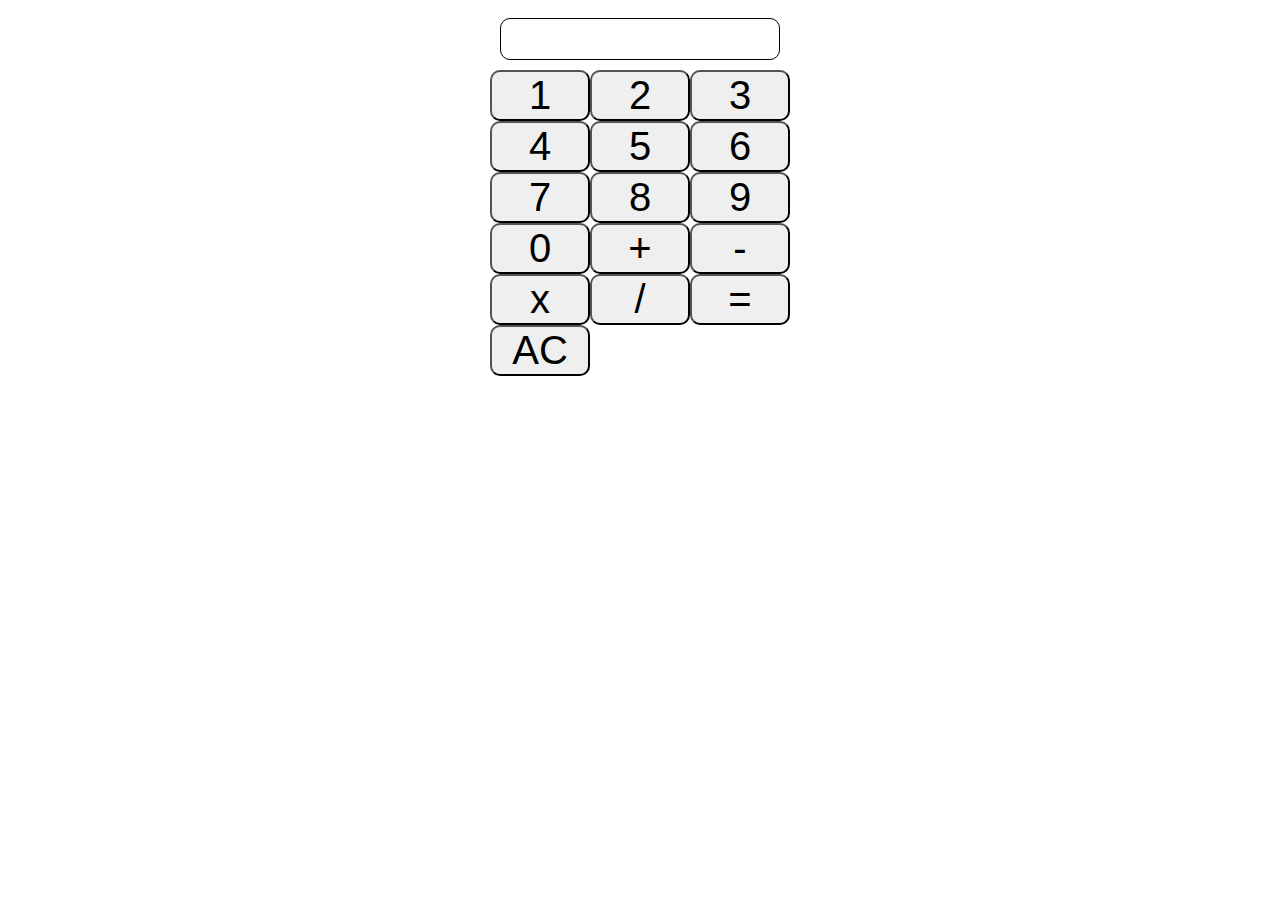
<file: calculator/index.html>
<!DOCTYPE html>
<html lang="en">
    <head>
        <meta charset="UTF-8">
        <title>Calculator</title>
        <script src="script.js" defer></script>
        <link rel="stylesheet" href="styles.css">
    </head>

    <body>
        
        
        <div id="container">
            <div id="screen"></div>
            <button id="btn1">1</button>
            <button id="btn2">2</button>
            <button id="btn3">3</button>
            <button id="btn4">4</button>
            <button id="btn5">5</button>
            <button id="btn6">6</button>
            <button id="btn7">7</button>
            <button id="btn8">8</button>
            <button id="btn9">9</button>
            <button id="btn0">0</button>
            <button id="btn+">+</button>
            <button id="btn-">-</button>
            <button id="btnx">x</button>
            <button id="btn/">/</button>
            <button id="btn=">=</button>
            <button id="clear">AC</button>
        </div>
        
    </body>
</html>
</file>
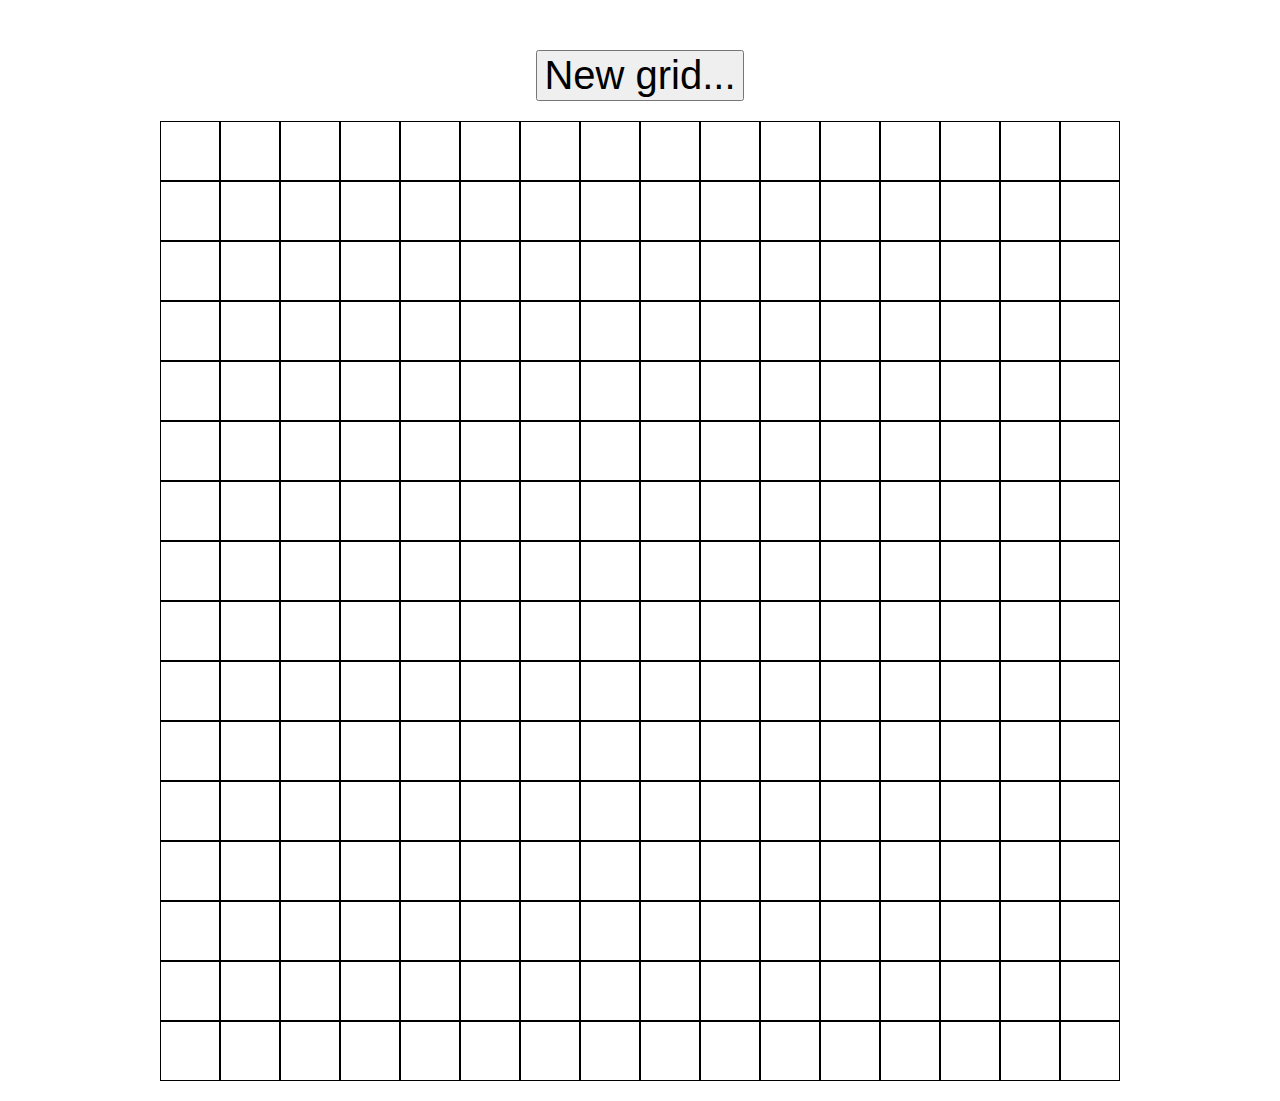
<file: Etch-a-Sketch/index.html>
<!DOCTYPE html>
<html lang="en">
    <head>
        <meta charset="UTF-8">
        <title>My First Webpage</title>
        <script src="script.js" defer></script>
        <link rel="stylesheet" href="styles.css">
    </head>

<body>
    <button id="cellNumberBtn">New grid...</button>
    <div id="grid"></div>
</body>

</html>
</file>
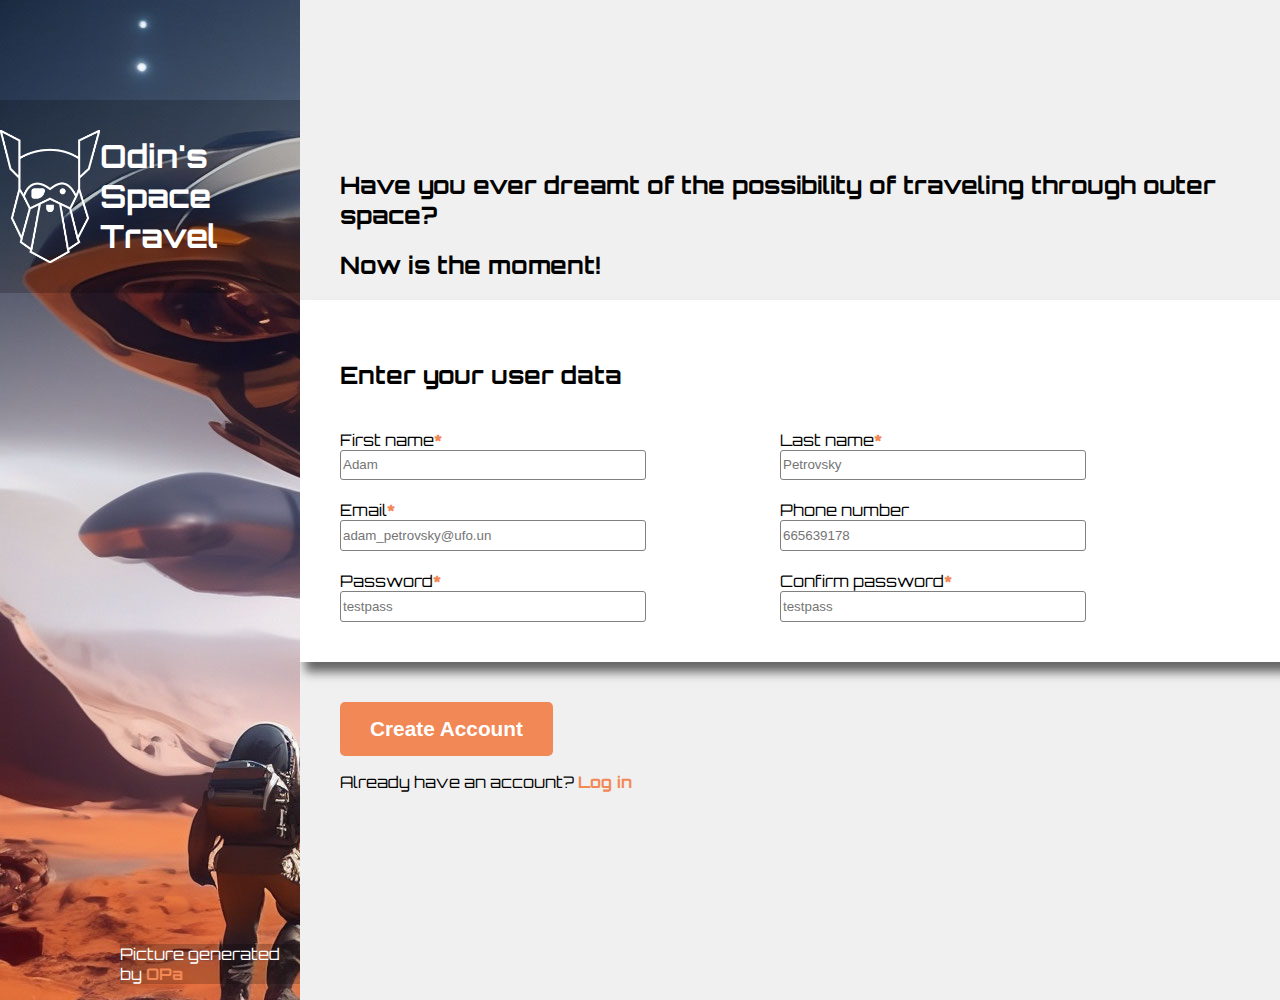
<file: form/index.html>
<!DOCTYPE html>
<html lang="en">
<head>
    <meta charset="UTF-8">
    <meta name="viewport" content="width=device-width, initial-scale=1.0">
    <link rel="stylesheet" href="styles.css">
    <link rel="preconnect" href="https://fonts.googleapis.com">
    <link rel="preconnect" href="https://fonts.gstatic.com" crossorigin>
    <link href="https://fonts.googleapis.com/css2?family=Orbitron:wght@400..900&display=swap" rel="stylesheet">
    <title>Document</title>
</head>
<body>
    <div class="background">
        <div class="title">
            <img class="logo" src="./images/odin-lined.png">
            <h1>Odin's Space Travel</h1>
            
        </div>
        <p id="copyright">Picture generated by <a href="https://shedevrum.ai/en/@opa/">OPa</a></p>
    </div>
    
    <div class="container">
        <h2>Have you ever dreamt of the possibility of traveling through outer space?</h2>
        <h2>Now is the moment!</h2>

        <form id="dataform" action="#" method="post">
            <div class="formContainer">
                <h2>Enter your user data</h2>
                <div>
                    <label for="name">First name<span class="required">*</span></label>
                    <input type="name" id="name" name="name" placeholder="Adam" pattern="[a-zA-Z]*" required>
                </div>
                <div>
                    <label for="lastname">Last name<span class="required">*</span></label>
                    <input type="name" id="lastname" name="lastName" placeholder="Petrovsky" required>
                </div>
                <div>
                    <label for="email">Email<span class="required">*</span></label>
                    <input type="email" id="email" name="email" placeholder="adam_petrovsky@ufo.un" required>
                </div>
                <div>
                    <label for="phone">Phone number</label>
                    <input type="tel" id="phone" name="phone" placeholder="665639178">
                </div>
                <div>
                    <label for="pass">Password<span class="required">*</span></label>
                    <input type="password" id="pass" name="password" placeholder="testpass" required>
                </div>
                <div>
                    <label for="passConf">Confirm password<span class="required">*</span></label>
                    <input type="password" id="passConf" name="passwordConf" placeholder="testpass" required>
                </div>
            </div>
        </form>

        <button type="submit" form="dataform">Create Account</button>
        <p>Already have an account? <span><a href="#">Log in</a></span></p>
    </div>
</body>
</html>
</file>
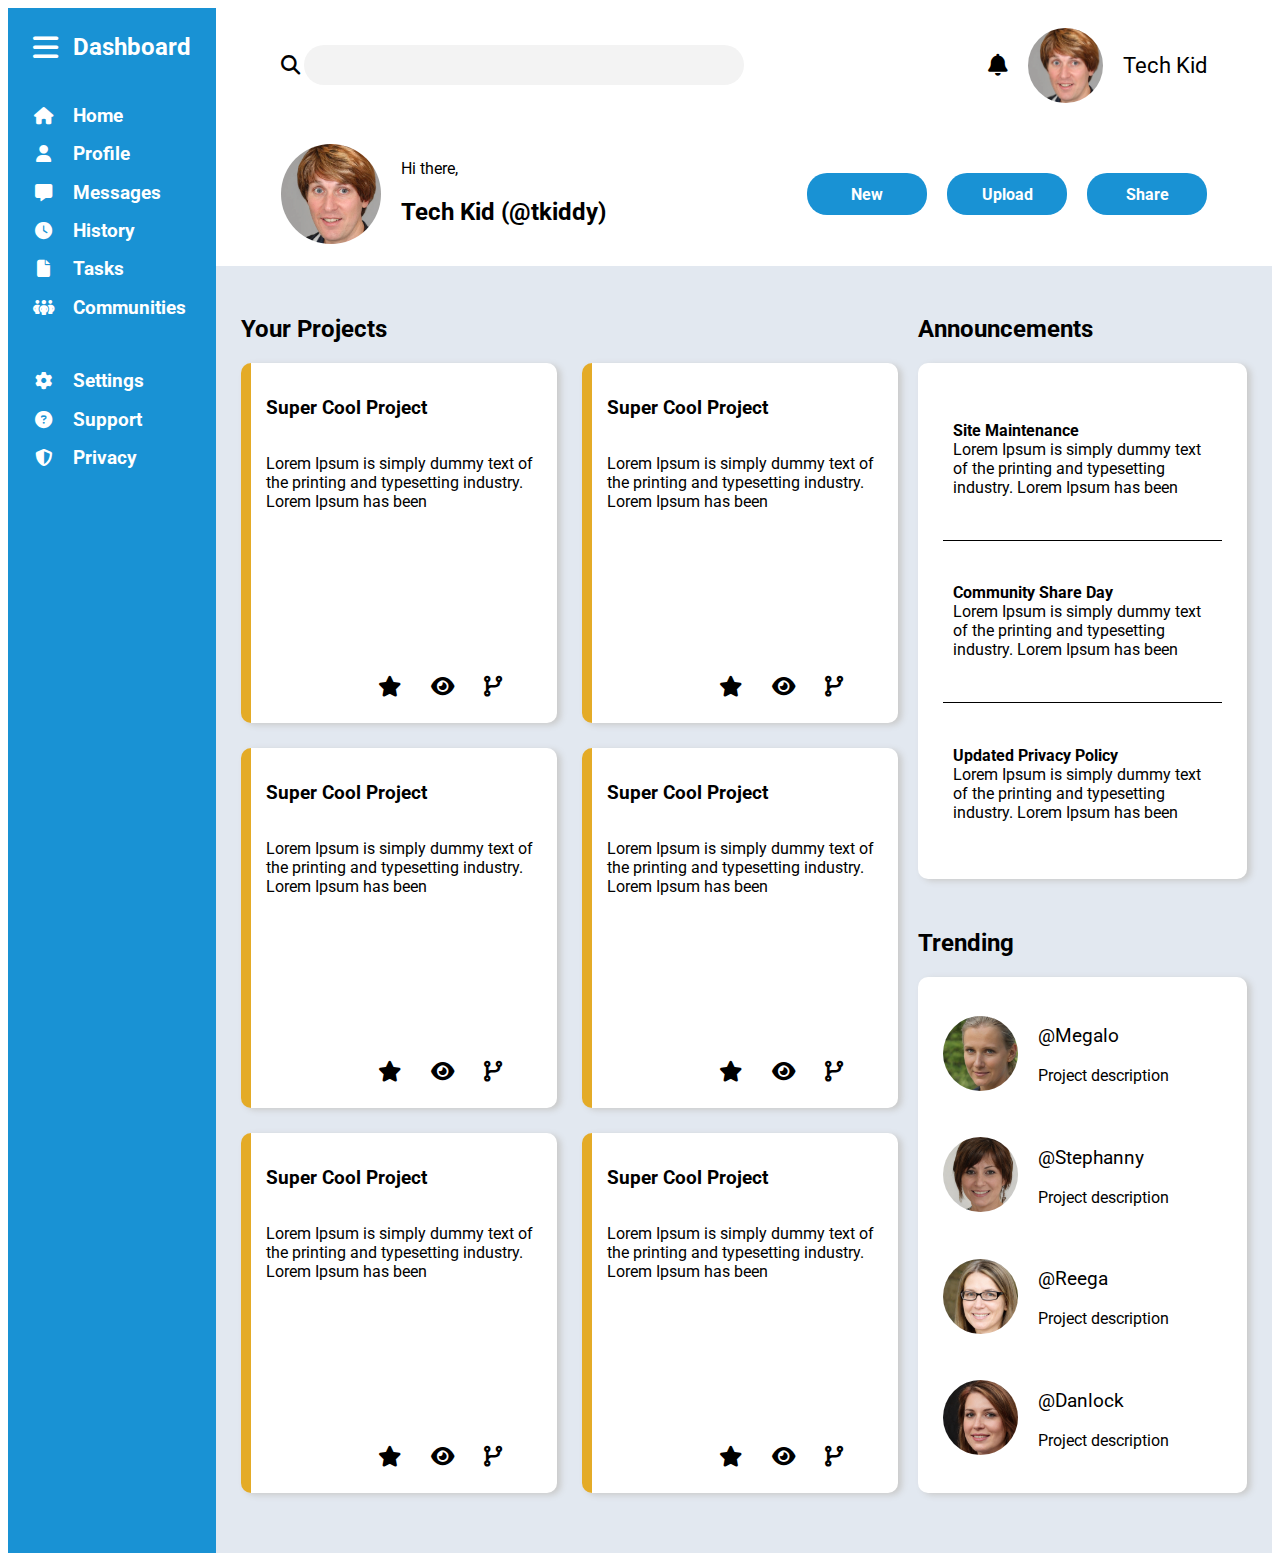
<file: grid/index.html>
<!DOCTYPE html>
<html lang="en">
<head>
    <meta charset="UTF-8">
    <meta name="viewport" content="width=device-width, initial-scale=1.0">
    <link rel='stylesheet' href='style.css'/>
    <link rel='stylesheet' href='font-awesome/all.min.css'/>
    <link rel='stylesheet' href='font-awesome/fontawesome.min.css'/>
    <link rel="preconnect" href="https://fonts.googleapis.com">
    <link rel="preconnect" href="https://fonts.gstatic.com" crossorigin>
    <link href="https://fonts.googleapis.com/css2?family=Roboto:ital,wght@0,100;0,300;0,400;0,500;0,700;0,900;1,100;1,300;1,400;1,500;1,700;1,900&display=swap" rel="stylesheet">
    <title>Grid Project</title>
</head>
<body>
    <div class="container">
        <div class="sidebar">
            <div class="logo">
                
                <h2><i class="fa-solid fa-bars symbol logo-symbol"></i>Dashboard</h2>
            </div>
            <nav>
                <ul>
                    <li><i class="fa-solid fa-house symbol"></i><span>Home</span></li>
                    <li><i class="fa-solid fa-user symbol"></i><span>Profile</span></li>
                    <li><i class="fa-solid fa-message symbol"></i><span>Messages</span></li>
                    <li><i class="fa-solid fa-clock symbol"></i><span>History</span></li>
                    <li><i class="fa-solid fa-file symbol"></i><span>Tasks</span></li>
                    <li><i class="fa-solid fa-people-group symbol"></i><span>Communities</span></li>
                </ul>
            </nav>
            <nav>
                <ul>
                    <li><i class="fa-solid fa-gear symbol"></i>Settings</li>
                    <li><i class="fa-solid fa-circle-question symbol"></i>Support</li>
                    <li><i class="fa-solid fa-shield-halved symbol"></i>Privacy</li>
                </ul>
            </nav>
        </div>

        <div class="top-section">
            <div>
                <div class="search-container">
                    <a href="#"><i class="fa-solid fa-magnifying-glass"></i></a>
                    <input type="search">
                </div>
                <div class="profile-container">
                    <i class="fa-solid fa-bell"></i>
                    <img class="profile-pic" src="images/profile-pic.png">
                    <p class="user-name">Tech Kid</p>
                </div>
            </div>
            <div>
                <div class="profile-header-container">
                    <img class="profile-pic-big" src="images/profile-pic.png">
                    <div>
                        <p class="desc">Hi there,</p>
                        <h2>Tech Kid (@tkiddy)</h2>
                    </div>
                    
                </div>
                <div class="buttons">
                    <button>New</button>
                    <button>Upload</button>
                    <button>Share</button>
                </div>
            </div>
        </div>

        <div class="content">
            <div class="projects-section section">
                <h2>Your Projects</h2>
                <div class="projects">
                    <div class="card">
                        <h3>Super Cool Project</h3>
                        <p>Lorem Ipsum is simply dummy text of the printing and typesetting industry. Lorem Ipsum has been</p>
                        <nav>
                            <ul>
                                <li><a href="#"><i class="fa-solid fa-star"></i></a></li>
                                <li><a href="#"><i class="fa-solid fa-eye"></i></a></li>
                                <li><a href="#"><i class="fa-solid fa-code-branch"></i></a></li>
                            </ul>
                        </nav>
                    </div>
                    <div class="card">
                        <h3>Super Cool Project</h3>
                        <p>Lorem Ipsum is simply dummy text of the printing and typesetting industry. Lorem Ipsum has been</p>
                        <nav>
                            <ul>
                                <li><a href="#"><i class="fa-solid fa-star"></i></a></li>
                                <li><a href="#"><i class="fa-solid fa-eye"></i></a></li>
                                <li><a href="#"><i class="fa-solid fa-code-branch"></i></a></li>
                            </ul>
                        </nav>
                    </div>
                    <div class="card">
                        <h3>Super Cool Project</h3>
                        <p>Lorem Ipsum is simply dummy text of the printing and typesetting industry. Lorem Ipsum has been</p>
                        <nav>
                            <ul>
                                <li><a href="#"><i class="fa-solid fa-star"></i></a></li>
                                <li><a href="#"><i class="fa-solid fa-eye"></i></a></li>
                                <li><a href="#"><i class="fa-solid fa-code-branch"></i></a></li>
                            </ul>
                        </nav>
                    </div>
                    <div class="card">
                        <h3>Super Cool Project</h3>
                        <p>Lorem Ipsum is simply dummy text of the printing and typesetting industry. Lorem Ipsum has been</p>
                        <nav>
                            <ul>
                                <li><a href="#"><i class="fa-solid fa-star"></i></a></li>
                                <li><a href="#"><i class="fa-solid fa-eye"></i></a></li>
                                <li><a href="#"><i class="fa-solid fa-code-branch"></i></a></li>
                            </ul>
                        </nav>
                    </div>
                    <div class="card">
                        <h3>Super Cool Project</h3>
                        <p>Lorem Ipsum is simply dummy text of the printing and typesetting industry. Lorem Ipsum has been</p>
                        <nav>
                            <ul>
                                <li><a href="#"><i class="fa-solid fa-star"></i></a></li>
                                <li><a href="#"><i class="fa-solid fa-eye"></i></a></li>
                                <li><a href="#"><i class="fa-solid fa-code-branch"></i></a></li>
                            </ul>
                        </nav>
                    </div>
                    <div class="card">
                        <h3>Super Cool Project</h3>
                        <p>Lorem Ipsum is simply dummy text of the printing and typesetting industry. Lorem Ipsum has been</p>
                        <nav>
                            <ul>
                                <li><a href="#"><i class="fa-solid fa-star"></i></a></li>
                                <li><a href="#"><i class="fa-solid fa-eye"></i></a></li>
                                <li><a href="#"><i class="fa-solid fa-code-branch"></i></a></li>
                            </ul>
                        </nav>
                    </div>
                </div>
            </div>
            <div class="announcements-section section">
                <h2>Announcements</h2>
                <div>
                    <div class="announcement">
                        <h4>Site Maintenance</h4>
                        <p>Lorem Ipsum is simply dummy text of the printing and typesetting industry. Lorem Ipsum has been</p>
                    </div>
                    <div class="announcement">
                        <h4>Community Share Day</h4>
                        <p>Lorem Ipsum is simply dummy text of the printing and typesetting industry. Lorem Ipsum has been</p>
                    </div>
                    <div class="announcement">
                        <h4>Updated Privacy Policy</h4>
                        <p>Lorem Ipsum is simply dummy text of the printing and typesetting industry. Lorem Ipsum has been</p>
                    </div>
                </div>
            </div>
            <div class="trending-section section">
                <h2>Trending</h2>
                <div>
                    <div class="user-account">
                        <img class="profile-pic" src="images/user-2.jpeg">
                        <div>
                            <p class="profile-nickname">@Megalo</p>
                            <p>Project description</p>
                        </div>
                    </div>
                    <div class="user-account">
                        <img class="profile-pic" src="images/user-3.jpeg">
                        <div>
                            <p class="profile-nickname">@Stephanny</p>
                            <p>Project description</p>
                        </div>
                    </div>
                    <div class="user-account">
                        <img class="profile-pic" src="images/user-4.jpeg">
                        <div>
                            <p class="profile-nickname">@Reega</p>
                            <p>Project description</p>
                        </div>
                    </div>
                    <div class="user-account">
                        <img class="profile-pic" src="images/user-5.jpeg">
                        <div>
                            <p class="profile-nickname">@Danlock</p>
                            <p>Project description</p>
                        </div>
                    </div>
                </div>
                
            </div>
        </div>
    </div>
</body>
</html>
</file>
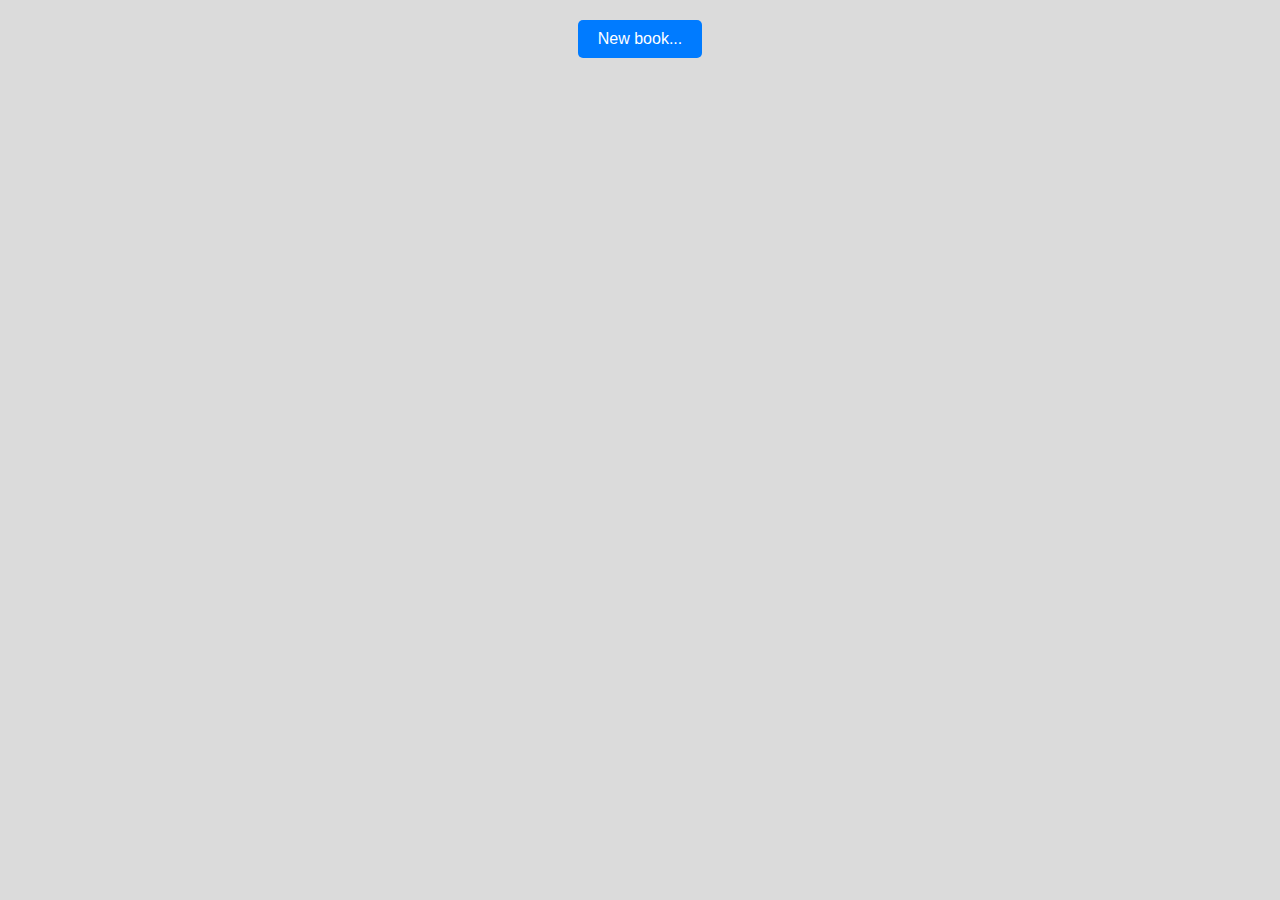
<file: project-library/index.html>
<!DOCTYPE html>
<html lang="en">
<head>
    <meta charset="UTF-8">
    <meta name="viewport" content="width=device-width, initial-scale=1.0">
    <link rel='stylesheet' href='style.css'/>
    <script src="script.js" defer></script>
    <title>Document</title>
</head>
<body>
    <button id="new-book">New book...</button>
    <dialog>
        <form id="book-form">
            <label for="title">Title</label>
            <input type="text" name="title" id="title" required></input>
            <label for="author">Author</label>
            <input type="text" name="author" id="author" required></input>
            <label for="pages">Pages</label>
            <input type="number" name="pages" id="pages" required></input>

            <label class="switch" for="read">
                <input type="checkbox" name="read" id="read">
                <span class="slider round"></span>
            </label>

            
        </form>

        <button id="submit-book" form="book-form" type="submit">Add Book</button>
    </dialog>
    
    
    

    <div class="container">

    </div>
</body>
</html>
</file>
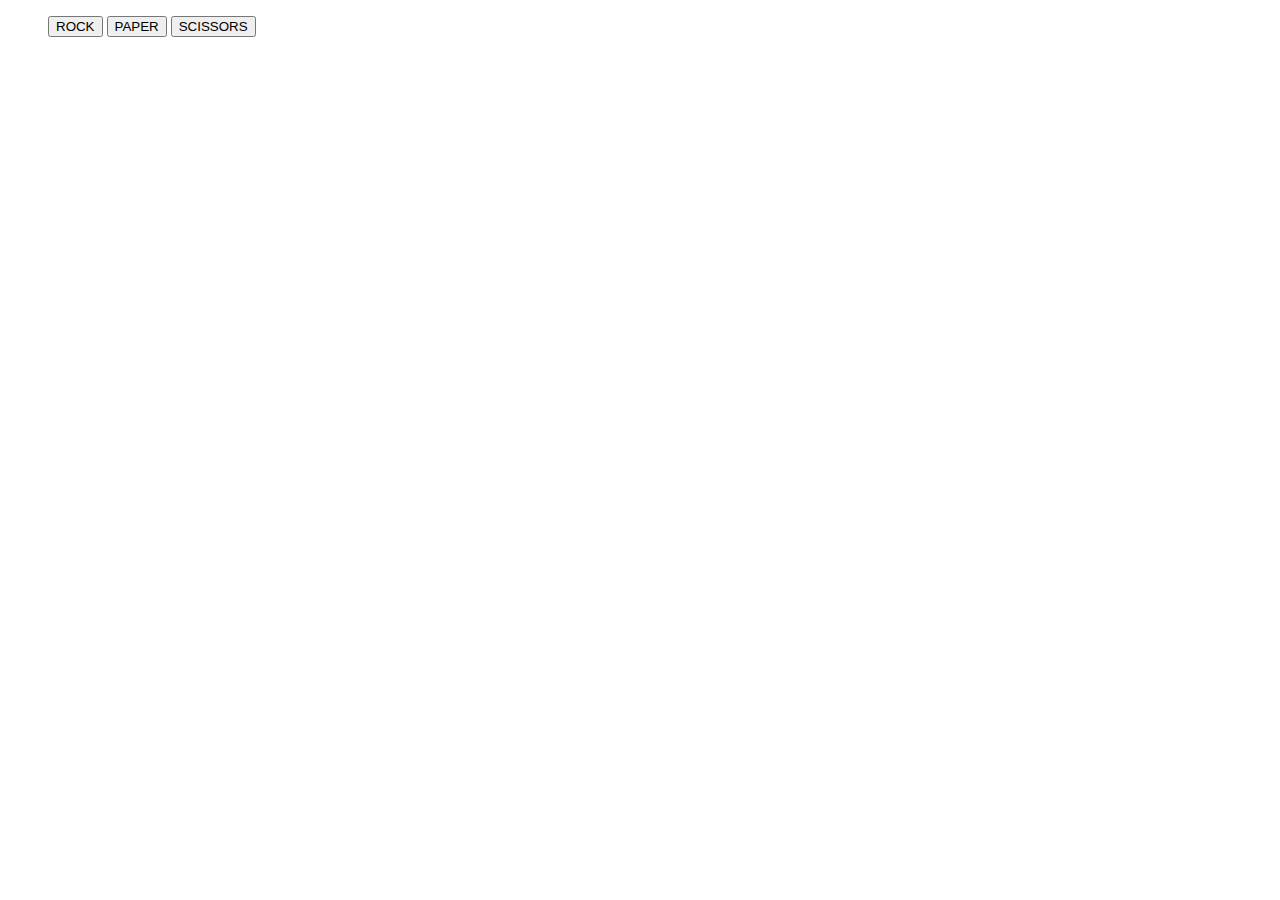
<file: rock-paper-scissors/index.html>
<!DOCTYPE html>
<html lang="en">
    <head>
        <meta charset="UTF-8">
        <title>My First Webpage</title>
        <script src="script.js" defer></script>
    </head>

    <body>
        <ul id="menu">
            <button id="rock">ROCK</button>
            <button id="paper">PAPER</button>
            <button id="scissors">SCISSORS</button>
        </ul>
        
        <div id="playerChoiceDiv"></div>

        <div id="computerChoiceDiv"></div>

        <div id="roundResultDiv"></div>
        
        <div id="totalResultDiv"></div>
    </body>
</html>
</file>
<file: calculator/styles.css>
button{
    font-size: 40px;
    width: calc(100% / 3);
    border-radius: 10px;
}

#container{
    width:300px;
    display: flex;
    flex-wrap: wrap;
    margin: auto;
}

#screen{
    width:300px;
    text-align: right;
    font-size: 40px;
    height: 40px;
    margin: 10px;
    border: solid 1px black;
    border-radius: 10px;
}
</file>
<file: Etch-a-Sketch/styles.css>
body{
    margin: auto;
}

#grid{
    display: flex;
    flex-wrap: wrap;
    width: 960px;
    margin: 20px auto;
}

#cellNumberBtn{
    display: block;
    margin: auto;
    margin-top: 50px;
    /* width: 40px; */
    font-size: 40px;
}
</file>
<file: form/styles.css>
body{
    font-family: "Orbitron", Arial, Helvetica, sans-serif;
    display: flex;
    justify-content: center;
    height: 1000px;
    background-color: rgb(240, 240, 240);
    box-sizing: border-box;
    margin: 0;
}

.background{
    background-image: url(./images/background.png);
    background-repeat: no-repeat;
    width: 40%;
    max-width: 1024px;
    position: relative;
}

.background p{
    position: absolute;
    bottom: 0;
    left: 40%;
}

.title > * {
    color: white;
}

.title{
    position: absolute;
    display: flex;
    justify-content: center;
    align-items: center;
    top: 10%;
    background-color: rgba(0,0,0,0.2);
    width: 100%;
    padding: 5% 0;
}

.logo{
    width: 100px;
    height: auto;
}

.container{
    width: auto;
    margin-top: 150px;
}

.container > h2, .container > p{
    padding: 0 0 0 40px;
}

button{
    margin: 40px 0 0 40px;
    border: none;
    border-radius: 5px;
    background-color: rgb(242, 136, 86);
    color: white;
    font-size: 1.3em;
    font-weight: bold;
    padding: 15px 30px;
}

form{
    background-color: white;
    box-shadow: 5px 10px 10px rgb(100, 100, 100);
    width: 100%;
    padding: 40px;
}

form input{
    height: 2em;
    width: 300px;
    border-radius: 3px;
}

.formContainer{
    width: 900px;
    display: flex;
    flex-wrap: wrap;
    column-gap: 40px;
    row-gap: 20px;
}

.formContainer h2{
    width: 100%;
}

.formContainer > div{
    display: flex;
    flex-direction: column;
    width: 400px;
}

a{
    font-style: normal;
    font-weight: bold;
    text-decoration: none;
    color: rgb(242, 136, 86);
}

#copyright{
    color: white;
    background-color: rgba(0,0,0,0.2);
}

.required{
    color: rgb(242, 136, 86);
    font-weight: bold;
}

input:invalid{
    border: 2px solid rgb(196, 42, 42);
}

input:valid{
    border: 2px solid rgb(122, 226, 122);
}

input:placeholder-shown{
    border: 1px solid grey;
}
</file>
<file: grid/style.css>
body{
    font-family: Roboto ,'Times New Roman', Times, serif;
}

.container{
    display: grid;
    grid-template-columns: 0.5fr 4fr;
    grid-template-rows: 1fr 5fr;
}

.sidebar{
    grid-row-start: 1;
    grid-row-end: 3;
    background-color: rgb(25, 146, 212);
    color: white;
    font-weight: bold;
    /* min-width: 200px;
    max-width: 250px; */
    padding: 25px;
}

.sidebar ul{
    font-size: 1.2em;
    padding: 0;
}

.sidebar h2{
    margin: 0;
}

.top-section{
    padding: 0 65px;
    box-shadow: 0px 6px 0px 0px rgb(221, 20, 20);
    display: flex;
    flex-direction: column;
    justify-content: space-between;
}

.top-section > div{
    display: flex;
    justify-content: space-between;
    align-items: center;
    padding: 20px 0;
}

.content{
    display: grid;
    grid-template-columns: 2fr 1fr;
    grid-template-rows: 1fr 1fr;
    padding: 0 25px 60px 25px;
    background-color: rgb(226, 232, 240);
    column-gap: 20px;
}

.section{
    display: flex;
    flex-direction: column;
    padding-top: 30px;
}

.projects{
    display: grid;
    grid-template-columns: 1fr 1fr;
    grid-template-rows: 1fr 1fr 1fr;
    gap: 25px;
    flex-grow: 1;
}

.projects-section{
    grid-row: 1 / 3;
    /* max-height: 100%; */
}

ul{
    /* display: flex;
    flex-direction: column;
    justify-content: space-evenly; */
    line-height: 2em;
}

ul li{
    list-style: none;
    word-spacing: 1.5em;
}

.symbol{
    width: 20px;
    font-size: 0.9em;
    text-align: center;
    margin-right: 20px;
}

.logo-symbol{
    font-size: 1.2em;
}

.logo h2{
    display: flex;
    align-items: center;
}

nav ul{
    margin-top: 35px;
}

input[type=search]{
    background-color: rgb(243, 243, 243);
    border-radius: 20px;
    border: 0px;
    width: 95%;
    height: 100%;
    padding: 0 15px;
    font-size: 1em;
}

.search-container{
    width: 50%;
    height: 40px;
    display: flex;
    align-items: center;
    justify-content: space-between;
    font-size: 1.2em;
}

.profile-container{
    display: flex;
    align-items: center;
    justify-content: end;
    gap: 20px;
    margin-left: 20px;
    font-size: 1.4em;
}


.profile-pic{
    border-radius: 50%;
    width: 75px;
}

.profile-header-container{
    display: flex;
    align-items: center;
    justify-content: start;
    width: 40%;
    min-width: 320px;
    /* text-align: right; */
}

.buttons{
    display: flex;
    align-items: center;
    justify-content: end;
    gap: 20px;
    /* width: 30%; */
    margin-left: 20px;
}

button{
    background-color: rgba(25, 146, 212);
    color: white;
    font-family: Roboto ,'Times New Roman', Times, serif;
    font-weight: bold;
    border: 0px;
    border-radius: 20px;
    min-width: 120px;
    height: 42px;
    font-size: 1em;
}



.announcement h4, .announcement p{
    margin: 0;
}

.announcement {
    padding: 20px 10px;
    flex-grow: 1;
    display: flex;
    flex-direction: column;
    justify-content: center;
}

.announcement:not(:first-of-type){
    border-top: solid 1px black;
}

.announcements-section > div, .trending-section > div, .card{
    background-color: white;
    border-radius: 10px;
    min-width: 200px;
    box-shadow: 4px 2px 6px rgb(202, 202, 202);
}

.announcements-section > div, .trending-section > div{
    padding: 15px 25px;
    flex-grow: 1;
    display: flex;
    flex-direction: column;
}

.card{
    border-left: solid 10px rgb(228, 171, 39);
    padding: 15px;
    display: flex;
    flex-direction: column;
}

.card nav{
    margin-top: auto;
    align-self: end;
    margin-right: 40px;
}

.card nav ul{
    display: flex;
    align-items: center;
    font-size: 1.3em;
    margin: 0;
    column-gap: 30px;
}

a{
    font-style: normal;
    text-decoration: none;
    color: black;
}

.profile-pic-big{
    margin-right: 20px;
    width: 100px;
    border-radius: 50%;
}

.user-account{
    display: flex;
    align-items: center;
    /* width: 40%; */
    /* min-width: 320px; */
    /* text-align: right; */
    flex-grow: 1;
}

.user-account .profile-pic{
    margin-right: 20px;
}

.profile-nickname{
    font-size: 1.2em;
}
</file>
<file: project-library/style.css>
/* body{
    text-align: center;
    margin: auto;
}

#new-book{
    margin-top:40px;
}

.container{
    margin: 20px 60px;
    display: grid;
    grid-template-columns: repeat(auto-fit, 200px);
}

.container > div{
    border: solid 2px black;
} */


/* General styling for the body */
body {
    font-family: Arial, sans-serif;
    text-align: center;
    margin: auto;
    padding: 0;
    background-color: #dbdbdb;
}

/* Style for the button that opens the book dialog */
button {
    padding: 10px 20px;
    margin: 20px;
    background-color: #007bff;
    color: white;
    border: none;
    cursor: pointer;
    border-radius: 5px;
    font-size: 16px;
    transition: background-color 0.3s ease;
}

button:hover {
    background-color: #0056b3;
}

/* Style for the form inside the dialog */
dialog {
    border: none;
    border-radius: 10px;
    padding: 20px;
    background-color: white;
    box-shadow: 0 4px 8px rgba(0, 0, 0, 0.2);
}

dialog form, .switch-container {
    display: flex;
    flex-direction: column;
    align-items: center;
    justify-content: center;
}

dialog label {
    margin-top: 10px;
    font-weight: bold;
}

dialog input[type="text"],
dialog input[type="number"] {
    padding: 5px;
    margin-top: 5px;
    border: 1px solid #ccc;
    border-radius: 4px;
    font-size: 14px;
}

/* Style for the checkbox */
dialog input[type="checkbox"] {
    margin-top: 10px;
}

/* Style for the book cards container */
.container {
    display: flex;
    flex-wrap: wrap;
    gap: 20px;
    margin: 20px;
}

/* Individual book card styling */
.container div {
    background-color: #fff;
    padding: 15px;
    border-radius: 8px;
    box-shadow: 0 2px 5px rgba(0, 0, 0, 0.1);
    width: 200px;
    display: flex;
    flex-direction: column;
    justify-content: space-between;
}

.container p {
    margin: 5px 0;
    font-size: 14px;
}

/* Style for the delete button inside the book card */
.container button {
    margin-top: 10px;
    padding: 5px;
    background-color: #ff4c4c;
    color: white;
    border: none;
    border-radius: 5px;
    font-size: 12px;
    cursor: pointer;
    transition: background-color 0.3s ease;
}

.container button:hover {
    background-color: #d42a2a;
}

/* CUSTOM SWITCH CHECKBOX */
/* The switch - the box around the slider */


/* .switch {
    position: relative;
    display: inline-block;
    width: 60px;
    height: 34px;
  }
  

  .switch input {
    opacity: 0;
    width: 0;
    height: 0;
  }
  

  .slider {
    position: absolute;
    cursor: pointer;
    top: 0;
    left: 0;
    right: 0;
    bottom: 0;
    background-color: #ccc;
    -webkit-transition: .4s;
    transition: .4s;
  }
  
  .slider:before {
    position: absolute;
    content: "";
    height: 26px;
    width: 26px;
    left: 4px;
    bottom: 4px;
    background-color: white;
    -webkit-transition: .4s;
    transition: .4s;
  }
  
  input:checked + .slider {
    background-color: #2196F3;
  }
  
  input:focus + .slider {
    box-shadow: 0 0 1px #2196F3;
  }
  
  input:checked + .slider:before {
    -webkit-transform: translateX(26px);
    -ms-transform: translateX(26px);
    transform: translateX(26px);
  }
  

  .slider.round {
    border-radius: 34px;
  }
  
  .slider.round:before {
    border-radius: 50%;
  }
   */
</file>
